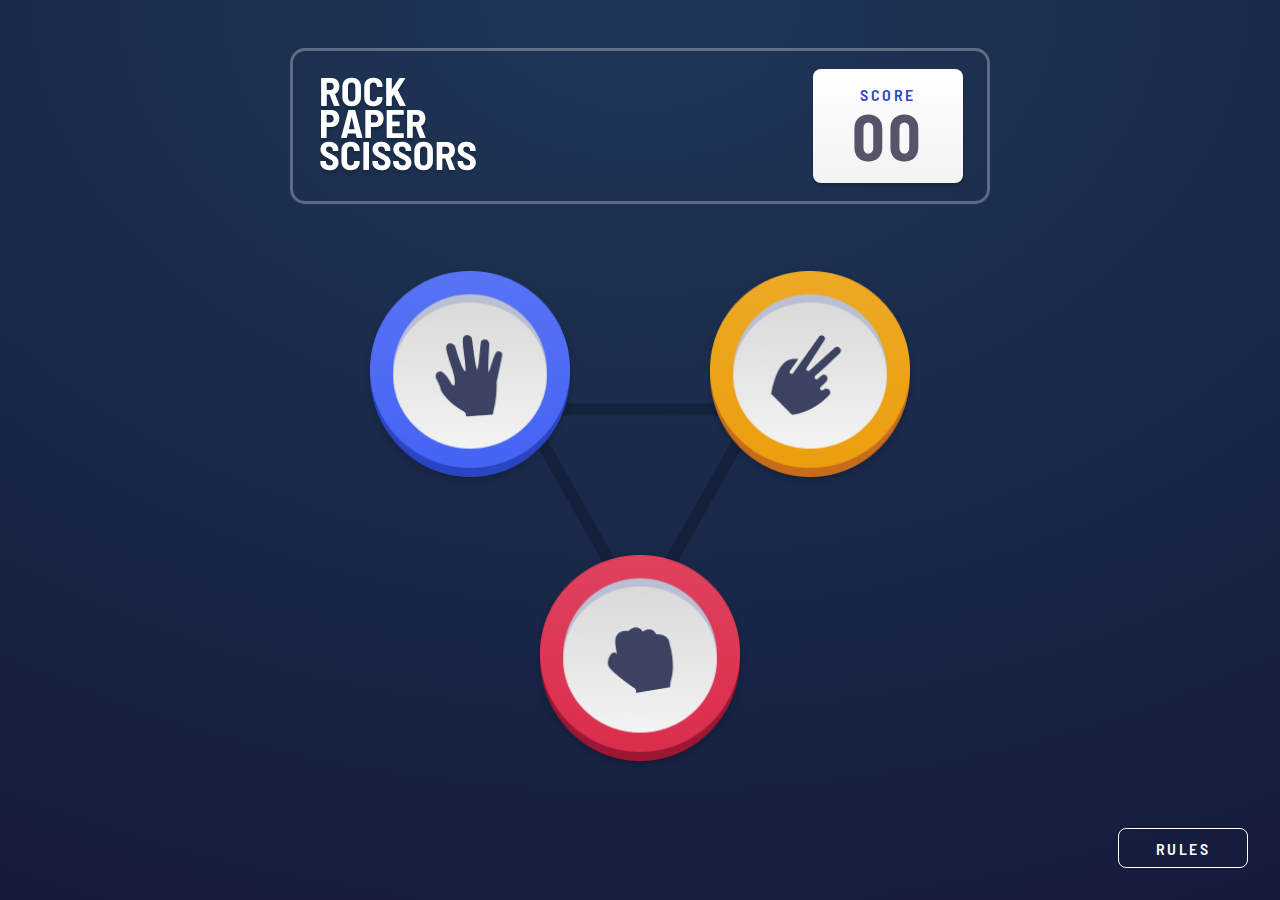
<file: index.html>
<!DOCTYPE html>
<html lang="en">
  <head>
    <meta charset="UTF-8" />
    <meta name="viewport" content="width=device-width, initial-scale=1.0" />

    <link
      rel="icon"
      type="image/png"
      sizes="32x32"
      href="./images/favicon-32x32.png"
    />
    <link rel="stylesheet" href="./css/reset.css" />
    <link rel="stylesheet" href="./css/style.css" />
    <link rel="preconnect" href="https://fonts.googleapis.com" />
    <link rel="preconnect" href="https://fonts.gstatic.com" crossorigin />
    <link
      href="https://fonts.googleapis.com/css2?family=Barlow+Semi+Condensed:ital,wght@0,100;0,200;0,300;0,400;0,500;0,600;0,700;0,800;0,900;1,100;1,200;1,300;1,400;1,500;1,600;1,700;1,800;1,900&display=swap"
      rel="stylesheet"
    />
    <title>Rock, Paper, Scissors</title>
  </head>
  <body class="flex">
    <header class="header flex">
      <img src="./images/logo.svg" alt="logo" />
      <div class="score flex">
        <p class="score-txt semi-bold">Score</p>
        <p class="score-num bold">00</p>
      </div>
    </header>
    <main class="main choice flex">
      <button type="button" class="flex"><img src="./images/icon-paper.png" alt="Paper" /></button>
      <button type="button" class="flex"><img src="./images//icon-scissors.png" alt="Scissors" /></button>
      <button type="button" class="flex"><img src="./images/icon-rock.png" alt="Rock" /></button>
    </main>
    <footer class="footer">
      <button type="button" class="rule-btn semi-bold flex">Rules</button>
    </footer>
  </body>
</html>
</file>
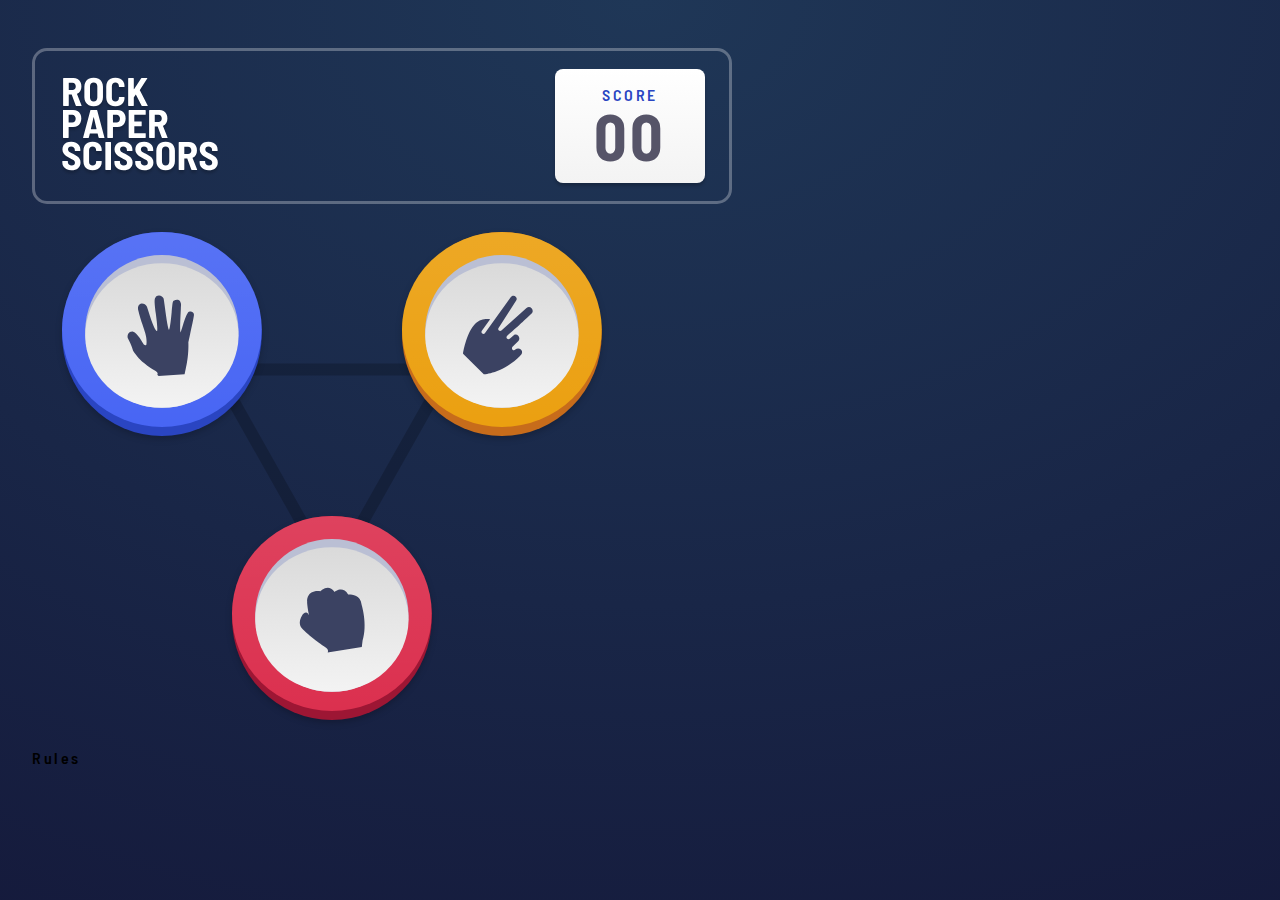
<file: pages/index.html>
<!DOCTYPE html>
<html lang="en">
  <head>
    <meta charset="UTF-8" />
    <meta name="viewport" content="width=device-width, initial-scale=1.0" />

    <link
      rel="icon"
      type="image/png"
      sizes="32x32"
      href="../images/favicon-32x32.png"
    />
    <link rel="stylesheet" href="../css/reset.css" />
    <link rel="stylesheet" href="../css/style.css" />
    <link rel="preconnect" href="https://fonts.googleapis.com" />
    <link rel="preconnect" href="https://fonts.gstatic.com" crossorigin />
    <link
      href="https://fonts.googleapis.com/css2?family=Barlow+Semi+Condensed:ital,wght@0,100;0,200;0,300;0,400;0,500;0,600;0,700;0,800;0,900;1,100;1,200;1,300;1,400;1,500;1,600;1,700;1,800;1,900&display=swap"
      rel="stylesheet"
    />
    <title>Rock, Paper, Scissors</title>
  </head>
  <body>
    <div class="container">
    <header class="header flex">
      <h1 style="display: none;">Rock Paper Scissors</h1>
      <img src="../images/logo.svg" alt="logo" />
      <div class="score flex">
        <p class="score-txt semi-bold">Score</p>
        <p class="score-num bold"></p>
      </div>
    </header>
    <main class="main choice flex">
      <button type="button" class="flex choice-btn"><img src="../images/icon-paper.svg" alt="Paper" /></button>
      <button type="button" class="flex choice-btn"><img src="../images//icon-scissors.svg" alt="Scissors" /></button>
      <button type="button" class="flex choice-btn"><img src="../images/icon-rock.svg" alt="Rock" /></button>
    </main>
    <footer class="footer">
      <button type="button" class="rules-btn semi-bold flex">Rules</button>
    </footer>
    </div>
  </body>
  <script src="../scripts/script.js"></script>
  <script src="../scripts/step1.js"></script>
</html>
</file>
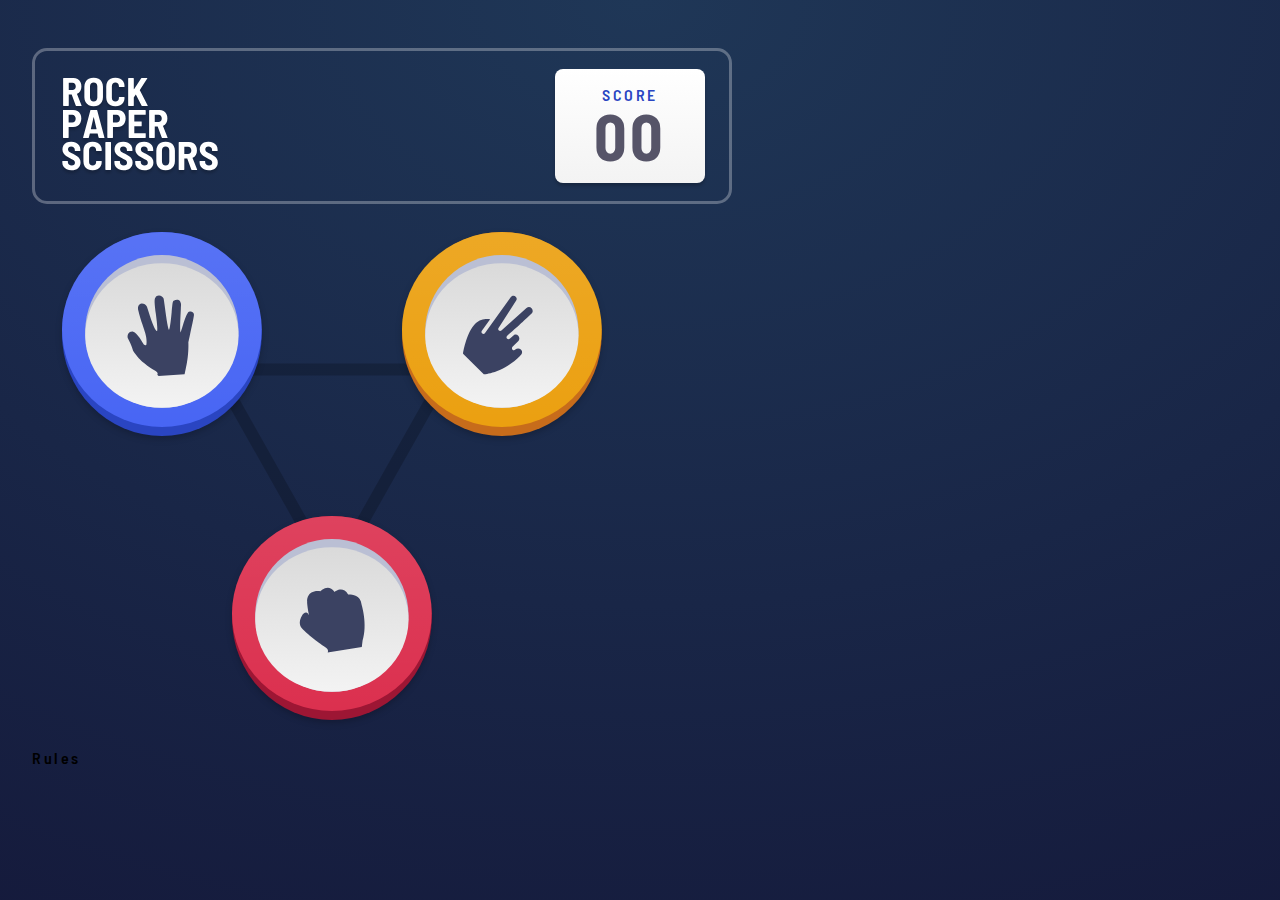
<file: pages/result.html>
<!DOCTYPE html>
<html lang="en">
  <head>
    <meta charset="UTF-8" />
    <meta name="viewport" content="width=device-width, initial-scale=1.0" />

    <link
      rel="icon"
      type="image/png"
      sizes="32x32"
      href="../images/favicon-32x32.png"
    />
    <link rel="stylesheet" href="../css/reset.css" />
    <link rel="stylesheet" href="../css/style.css" />
    <link rel="preconnect" href="https://fonts.googleapis.com" />
    <link rel="preconnect" href="https://fonts.gstatic.com" crossorigin />
    <link
      href="https://fonts.googleapis.com/css2?family=Barlow+Semi+Condensed:ital,wght@0,100;0,200;0,300;0,400;0,500;0,600;0,700;0,800;0,900;1,100;1,200;1,300;1,400;1,500;1,600;1,700;1,800;1,900&display=swap"
      rel="stylesheet"
    />
    <title>Rock, Paper, Scissors</title>
  </head>
  <body class="flex">
    <header class="header flex">
      <img src="../images/logo.svg" alt="logo" />
      <div class="score flex">
        <p class="score-txt semi-bold">Score</p>
        <p class="score-num bold"></p>
      </div>
    </header>
    <main class="main results flex">
      <div class="flex results-option"><p class="bold"></p><img src="" alt=""></div>
      <div><p></p><button type="button" class="again-btn bold flex">Play again</button></div>
      <div class="flex results-option"><p class="bold"></p><img src="" alt=""></div>
    </main>
    <footer class="footer">
      <button type="button" class="rules-btn semi-bold flex">Rules</button>
    </footer>

    <script src="../scripts/script.js"></script>
    <script src="../scripts/step2.js"></script>
  </body>
</html>
</file>
<file: css/style.css>
body {
  min-height: 100vh;
  background: radial-gradient(
    134.34% 134.34% at 50% 0%,
    #1f3757 0%,
    #131537 100%
  );
  flex-direction: column;
  justify-content: space-between;
  padding: 3rem 2rem 2rem;
}
.semi-bold {
  font-family: "Barlow Semi Condensed";
  font-style: normal;
  font-weight: 600;
  font-size: 16px;
  line-height: 19px;
  letter-spacing: 2.5px;
  text-align: center;
}
.bold {
  font-family: "Barlow Semi Condensed";
  font-style: normal;
  font-weight: 700;
  font-size: 24px;
  line-height: 32px;
  letter-spacing: 3px;
  text-align: center;
}
.flex {
  display: flex;
  flex-wrap: wrap;
  align-items: center;
}
.header {
  width: 100%;
  max-width: 700px;
  border: 3px solid rgba(255, 255, 255, 0.289199);
  border-radius: 15px;
  justify-content: space-between;
  padding: 18px 24px;
}
.score {
  width: 150px;
  height: 114px;
  background: linear-gradient(0deg, #f3f3f3 0%, #ffffff 100%);
  box-shadow: 0px 3px 3px rgba(0, 0, 0, 0.196706);
  border-radius: 8px;
  justify-content: center;
  flex-direction: column;
}
.score-txt {
  text-transform: uppercase;
  color: #2a45c2;
}
.score-num {
  font-size: 64px;
  line-height: 64px;
  color: #565468;
}
.main {
    min-height: 500px;
}
.choice {
    max-width: 600px;
    background: url(../images/bg-triangle.svg) center no-repeat;
    background-size: 254px;
    column-gap: 80px;
    row-gap:24px;
    justify-content: center;
}
.choice button{
    width: 260px;
    height: 260px;
    justify-content: center;
}
.choice img {
    width: 200px;
    filter: drop-shadow(0px 3px 3px rgba(0, 0, 0, 0.196706)) ;
}

.choice button:hover {
    border: 27px rgba(255, 255, 255, 0.05) solid;
    border-radius: 50%;
}
.footer {
    width: 100%;
}
.rule-btn {
    width: 130px;
    height: 40px;
    border: 1px solid #FFFFFF;
    border-radius: 8px;
    text-transform: uppercase;
    color: #ffffff;
    justify-content: center;
    justify-self: right;
    transition: all ease 0.5s ;
}
.rule-btn:hover{
    background-color: #fff;
    color: #3B4262;
}
</file>
